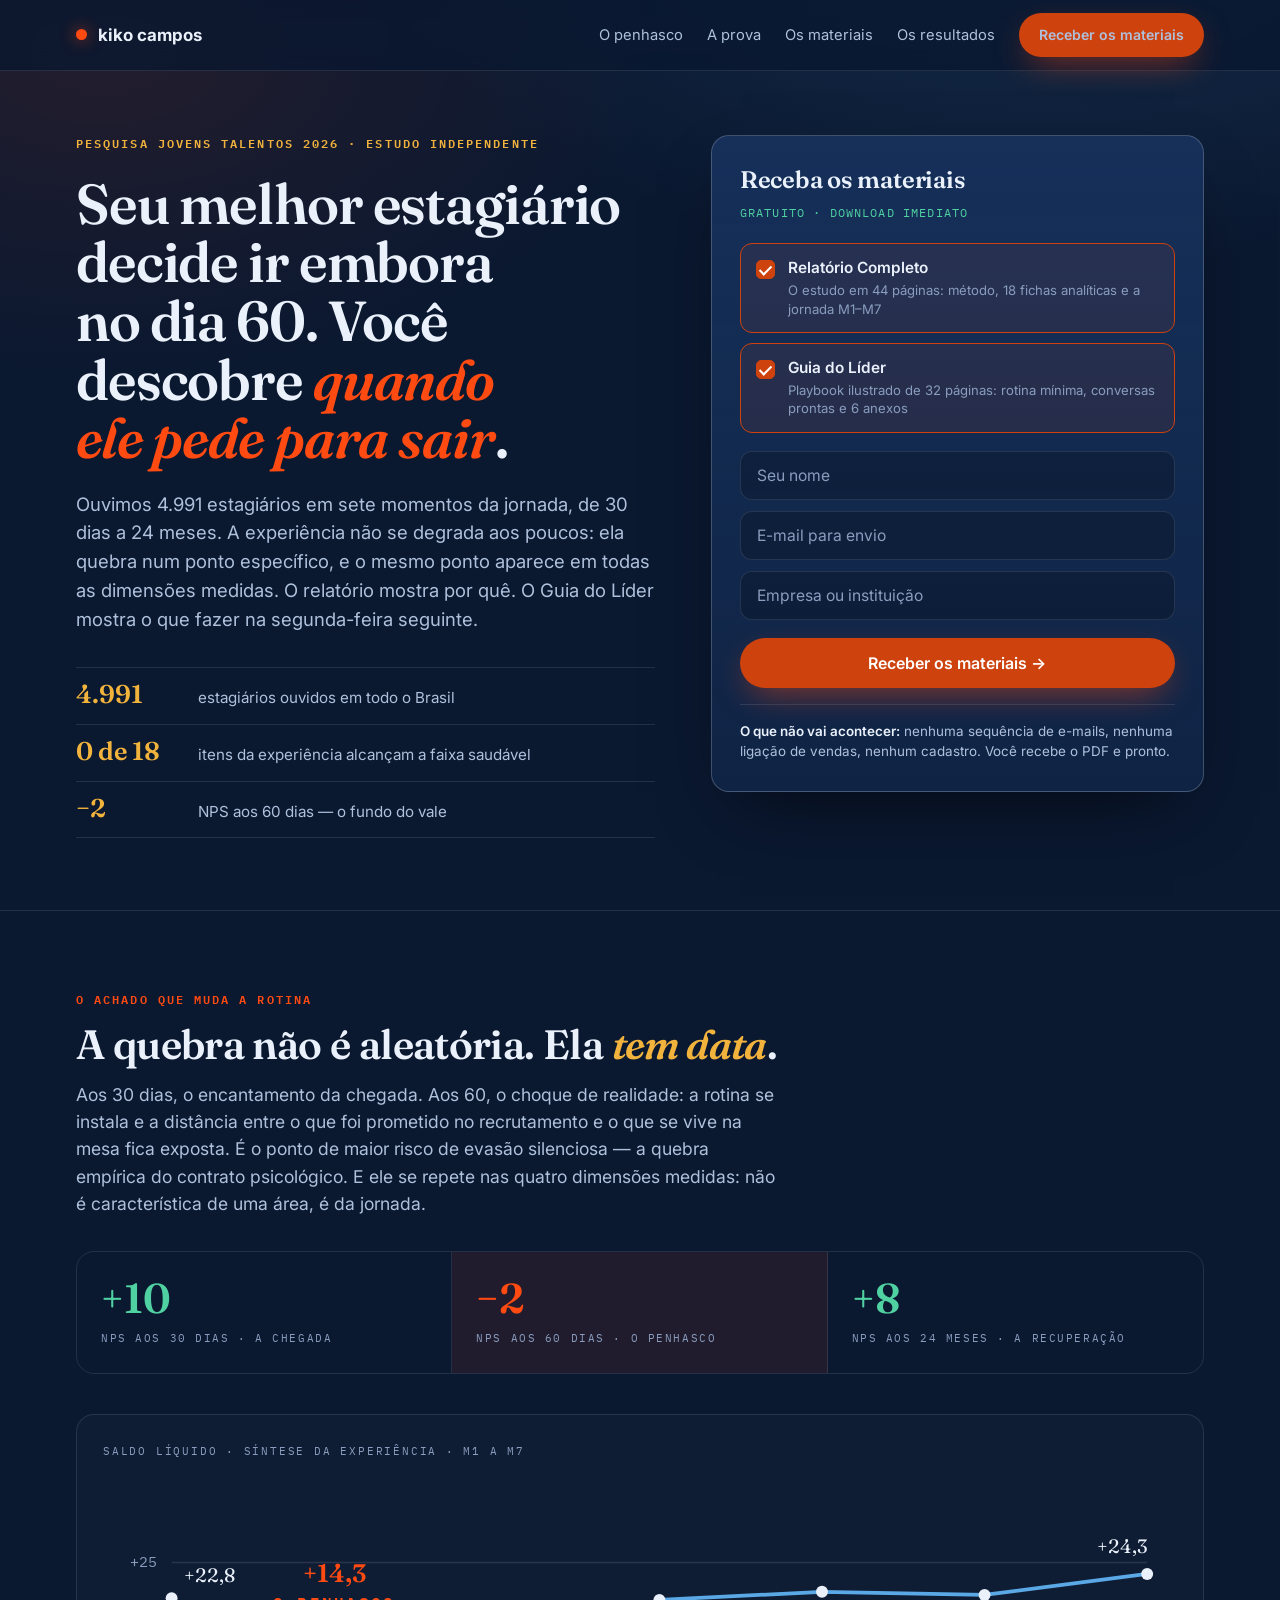
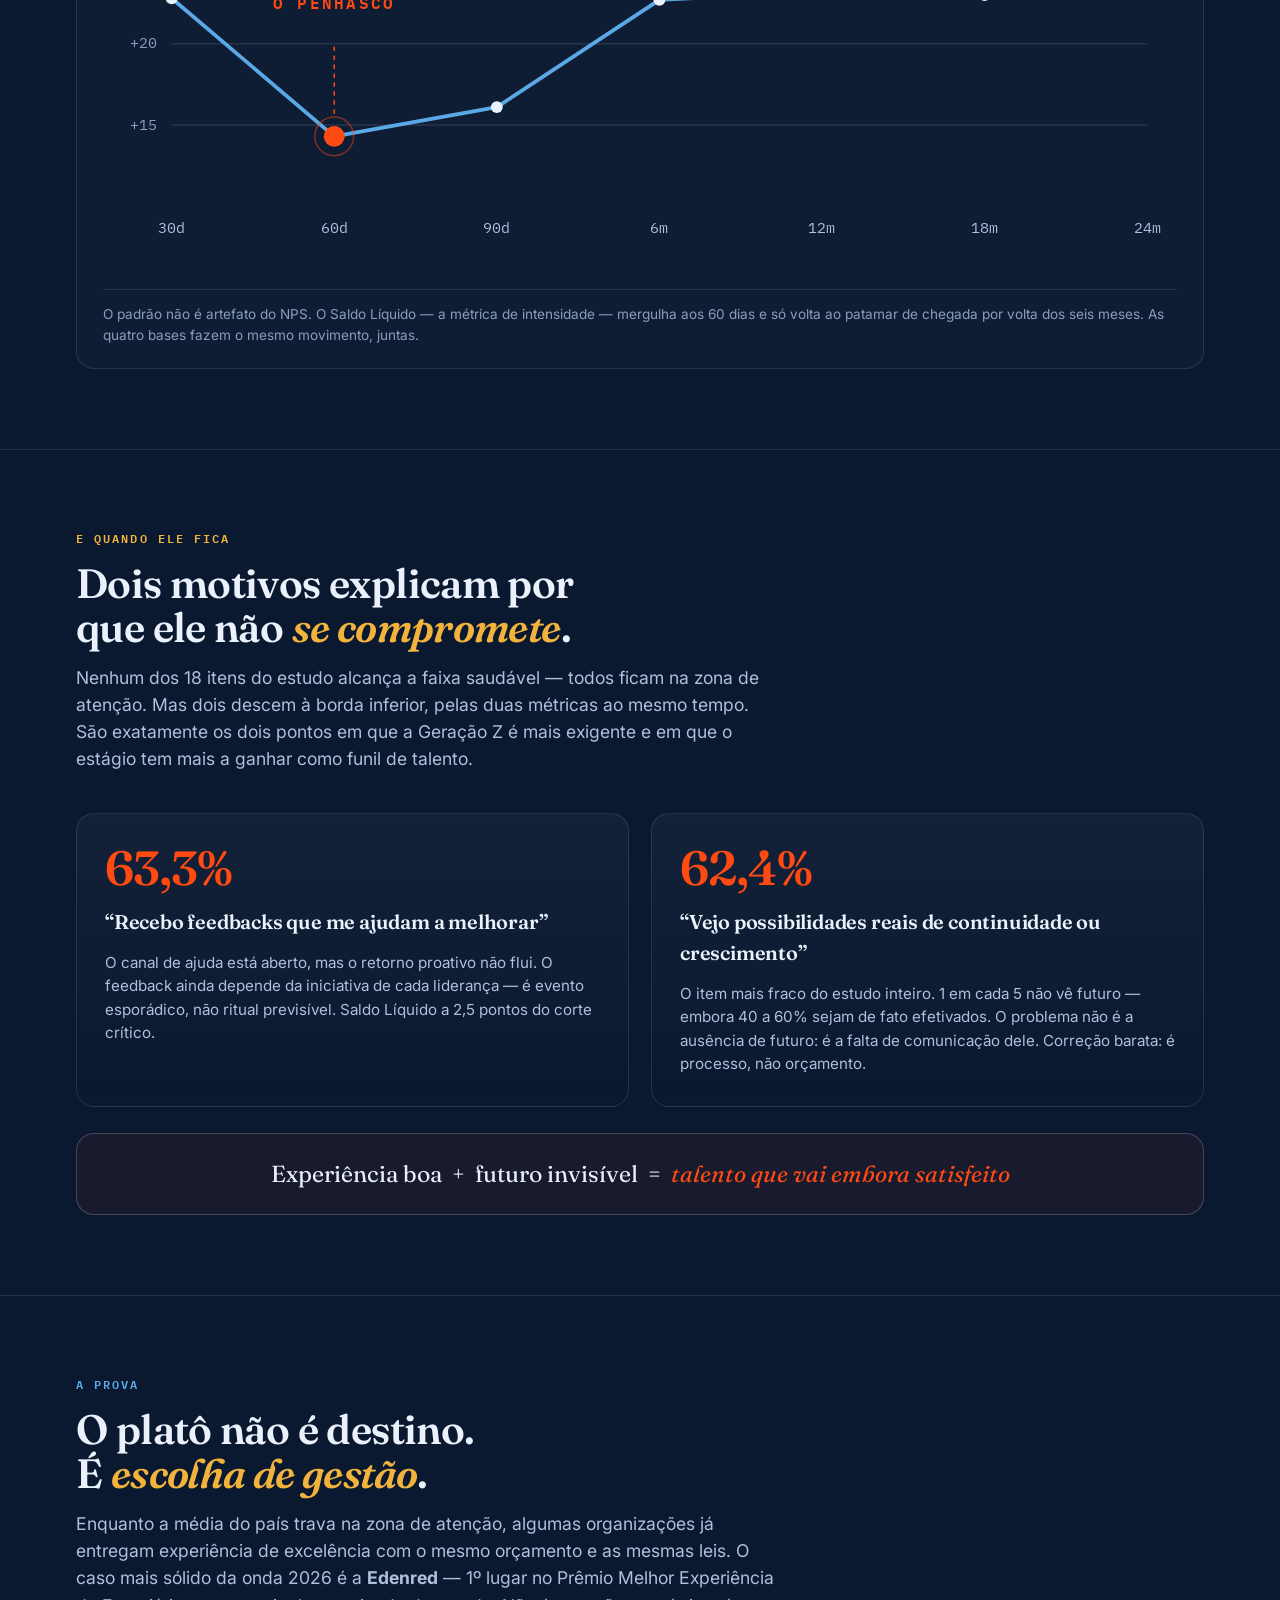
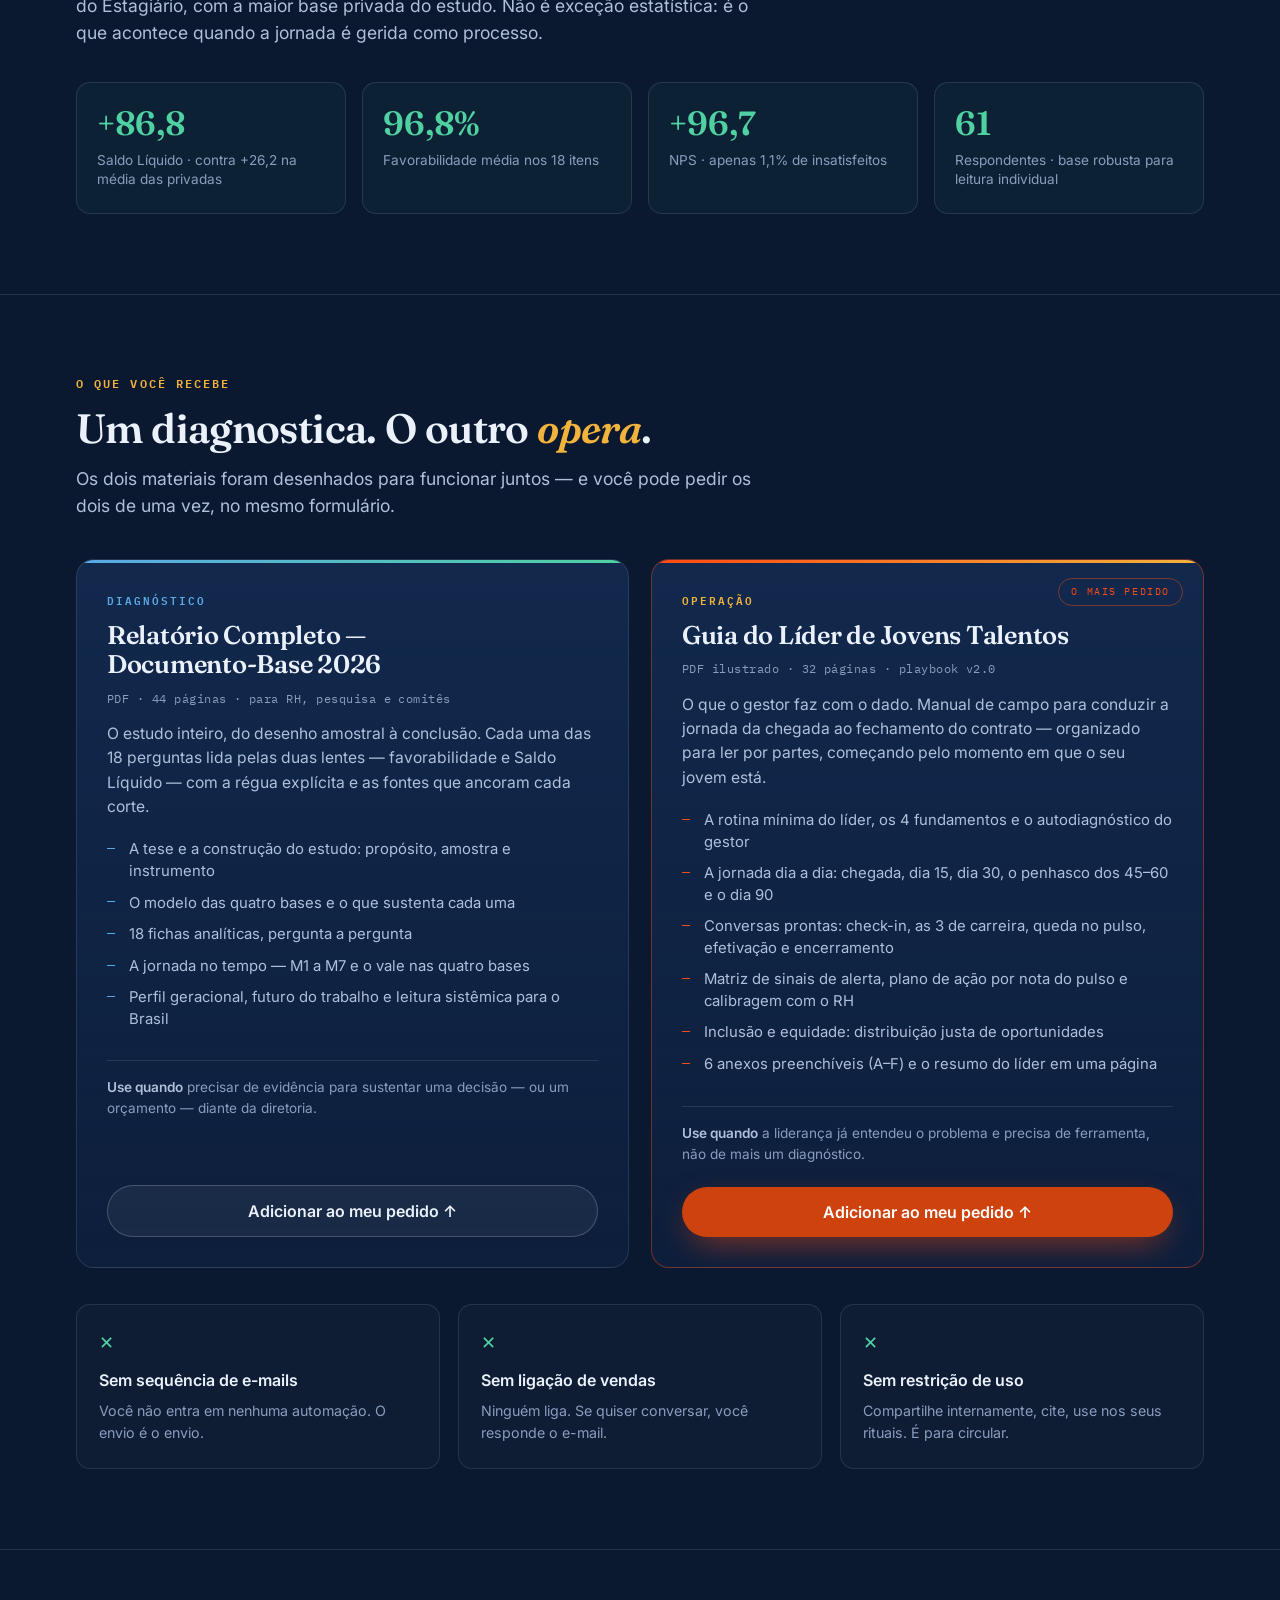
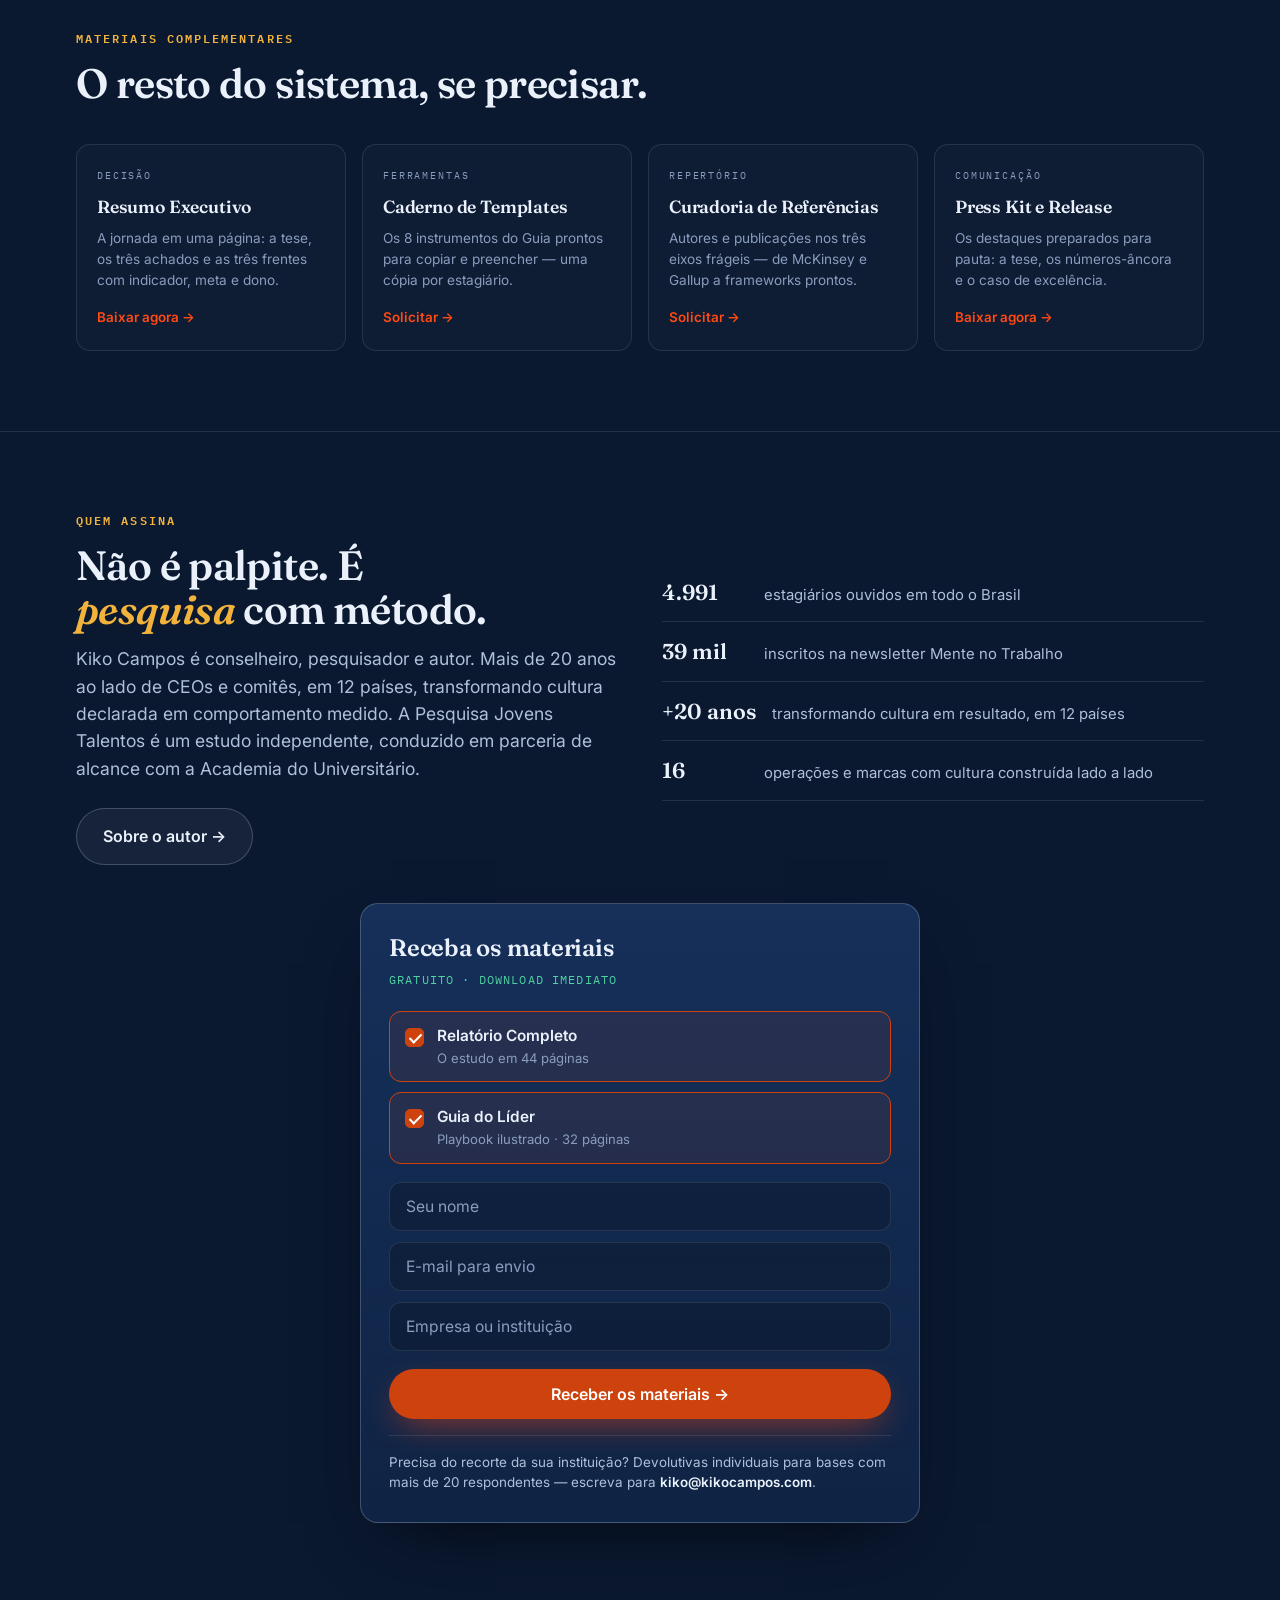
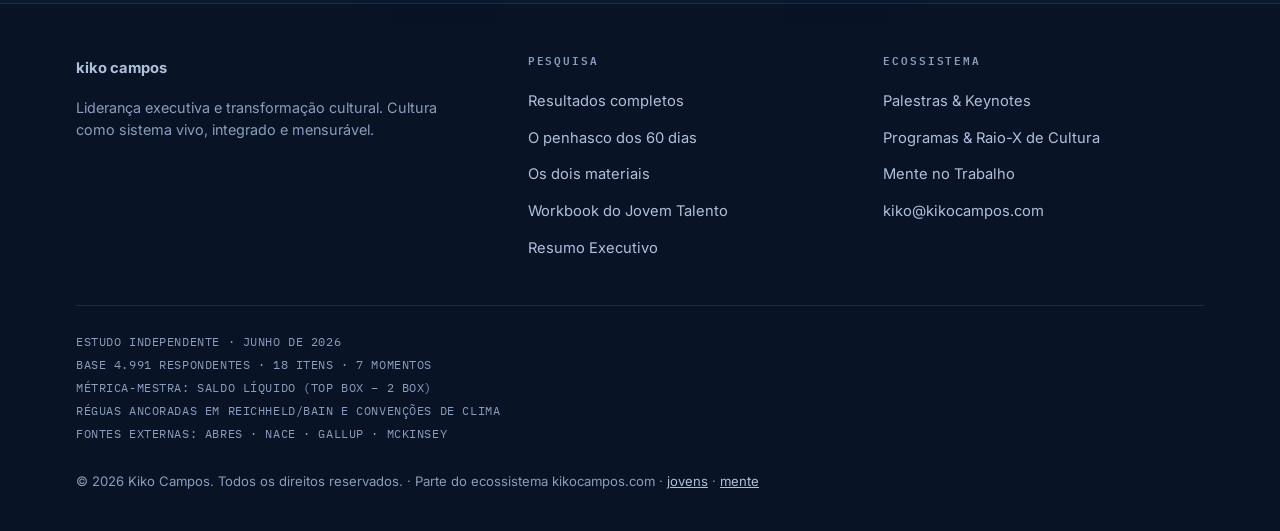
<file: materiais.html>
<!DOCTYPE html>
<html lang="pt-BR">
<head>
<meta charset="UTF-8">
<meta name="viewport" content="width=device-width, initial-scale=1.0">
<title>O penhasco dos 60 dias — Pesquisa Jovens Talentos 2026 | Kiko Campos</title>
<meta name="description" content="4.991 estagiários ouvidos encontraram o ponto exato onde a experiência do estágio quebra. Receba o relatório completo e o Guia do Líder — sem custo.">
<link rel="canonical" href="https://jovens.kikocampos.com/materiais.html">
<meta property="og:type" content="website">
<meta property="og:url" content="https://jovens.kikocampos.com/materiais.html">
<meta property="og:locale" content="pt_BR">
<meta property="og:site_name" content="Kiko Campos">
<meta property="og:title" content="Seu melhor estagiário decide ir embora no dia 60">
<meta property="og:description" content="A pesquisa que mediu 4.991 jornadas achou o ponto exato da quebra — e o que o líder faz na segunda-feira seguinte.">
<meta property="og:image" content="https://kikocampos.com/og-image-v2.jpg">
<meta name="twitter:card" content="summary_large_image">
<link rel="preconnect" href="https://fonts.googleapis.com">
<link rel="preconnect" href="https://fonts.gstatic.com" crossorigin>
<link href="https://fonts.googleapis.com/css2?family=Fraunces:ital,opsz,wght@0,9..144,400..700;1,9..144,400..700&family=IBM+Plex+Mono:wght@400;600&family=Inter:wght@400;500;600;700&display=swap" rel="stylesheet">
<style>
:root{
  --bg:#0A1830; --bg2:#0E2140; --panel:#12294d; --panel2:#16305a;
  --line:rgba(255,255,255,.10); --line2:rgba(255,255,255,.20);
  --ink:#EAF1FB; --ink-soft:#AFC0DB; --ink-mute:#8A9DBE;
  --orange:#FF4A12; --orange-cta:#CE420D; --amber:#F2B33D;
  --good:#4FD1A1; --blue:#5AA9E6;
  --display:"Fraunces",Georgia,serif;
  --body:"Inter",-apple-system,BlinkMacSystemFont,"Segoe UI",Roboto,sans-serif;
  --mono:"IBM Plex Mono",ui-monospace,monospace;
  --maxw:1180px; --radius:18px;
}
*{box-sizing:border-box}
html{scroll-behavior:smooth}
body{
  margin:0;font-family:var(--body);color:var(--ink);line-height:1.55;-webkit-font-smoothing:antialiased;
  background:
    radial-gradient(1150px 640px at 82% -12%, rgba(90,169,230,.15), transparent 60%),
    radial-gradient(900px 520px at 8% 6%, rgba(255,74,18,.10), transparent 62%),
    var(--bg);
  background-attachment:fixed;
}
::selection{background:var(--orange);color:#fff}
img{max-width:100%;display:block}
a{color:inherit}
.wrap{max-width:var(--maxw);margin:0 auto;padding:0 26px}
.eyebrow{font-family:var(--mono);font-size:.72rem;letter-spacing:.18em;text-transform:uppercase;color:var(--amber);font-weight:600;display:block}
.eyebrow.blue{color:var(--blue)}
.eyebrow.org{color:var(--orange)}
h1{font-family:var(--display);font-weight:600;font-size:clamp(2.2rem,4.4vw,3.7rem);line-height:1.04;letter-spacing:-.02em;margin:22px 0 0}
h2{font-family:var(--display);font-weight:600;font-size:clamp(1.85rem,3.2vw,2.75rem);line-height:1.07;letter-spacing:-.015em;margin:14px 0 0}
h3{font-family:var(--display);font-weight:600;font-size:1.45rem;line-height:1.15;letter-spacing:-.01em;margin:0}
h1 em,h2 em,h3 em{font-style:italic;color:var(--amber)}
h1 .hot{font-style:italic;color:var(--orange)}
p{margin:14px 0 0}
.sec{padding:80px 0;border-top:1px solid var(--line)}
section,header{scroll-margin-top:90px}
.sechead{max-width:44em}
.lede{color:var(--ink-soft);font-size:1.1rem}

/* NAV */
nav{position:sticky;top:0;z-index:40;backdrop-filter:blur(10px);background:rgba(10,24,48,.78);border-bottom:1px solid var(--line)}
.navin{max-width:var(--maxw);margin:0 auto;padding:0 26px;display:flex;align-items:center;justify-content:space-between;height:70px;gap:20px}
.brand{display:flex;align-items:center;gap:11px;font-weight:700;font-size:1.06rem;text-decoration:none;white-space:nowrap}
.brand .dot{width:11px;height:11px;border-radius:50%;background:var(--orange);box-shadow:0 0 16px rgba(255,74,18,.7);flex:none}
.navlinks{display:flex;align-items:center;gap:24px;font-size:.92rem;color:var(--ink-soft)}
.navlinks a{color:var(--ink-soft);text-decoration:none}
.navlinks a:hover{color:var(--ink)}
.navlinks .btn{font-size:.88rem;padding:11px 20px}

/* BUTTONS */
.btn{padding:15px 26px;border-radius:100px;font-weight:600;font-size:1rem;text-decoration:none;display:inline-flex;align-items:center;justify-content:center;gap:10px;cursor:pointer;border:none;font-family:var(--body);transition:transform .15s ease,background .15s ease}
.btn:hover{transform:translateY(-2px)}
.btn-p{background:var(--orange-cta);color:#fff;box-shadow:0 12px 34px -10px rgba(255,74,18,.6)}
.btn-p:hover{background:var(--orange)}
.btn-s{background:rgba(255,255,255,.05);color:var(--ink);border:1px solid var(--line2)}
.btn-s:hover{background:rgba(255,255,255,.1)}

/* HERO */
.hero{padding:64px 0 72px}
.herogrid{display:grid;grid-template-columns:1.08fr .92fr;gap:56px;align-items:start}
.hero .lede{font-size:1.16rem;max-width:34em;margin-top:22px}
.proof{display:flex;flex-direction:column;gap:0;margin-top:34px;border-top:1px solid var(--line)}
.proof div{display:flex;gap:18px;align-items:baseline;padding:14px 0;border-bottom:1px solid var(--line)}
.proof b{font-family:var(--display);font-size:1.6rem;font-weight:600;color:var(--amber);min-width:104px;line-height:1}
.proof span{font-size:.95rem;color:var(--ink-soft)}

/* FORM CARD */
.formcard{background:linear-gradient(180deg,var(--panel2),rgba(18,41,77,.72));border:1px solid var(--line2);border-radius:var(--radius);padding:30px 28px;position:sticky;top:94px;box-shadow:0 30px 70px -30px rgba(0,0,0,.7)}
.formcard.static{position:static;max-width:560px;margin:38px auto 0}
.formcard h3{font-size:1.5rem}
.formcard .sub{font-family:var(--mono);font-size:.72rem;letter-spacing:.1em;text-transform:uppercase;color:var(--good);margin-top:10px}
.picker{margin-top:22px;display:grid;gap:10px}
.opt{display:flex;gap:13px;align-items:flex-start;padding:14px 15px;border:1px solid var(--line);border-radius:12px;cursor:pointer;background:rgba(255,255,255,.025);transition:border-color .15s,background .15s}
.opt:hover{border-color:var(--line2);background:rgba(255,255,255,.05)}
.opt input{appearance:none;width:19px;height:19px;min-width:19px;border:1.5px solid var(--ink-mute);border-radius:5px;margin:2px 0 0;cursor:pointer;position:relative;transition:all .15s}
.opt input:checked{background:var(--orange-cta);border-color:var(--orange-cta)}
.opt input:checked::after{content:"";position:absolute;left:5.5px;top:2px;width:5px;height:10px;border:solid #fff;border-width:0 2px 2px 0;transform:rotate(45deg)}
.opt input:focus-visible{outline:2px solid var(--blue);outline-offset:2px}
.opt:has(input:checked){border-color:var(--orange-cta);background:rgba(255,74,18,.08)}
.opt .ot{display:block;font-weight:600;font-size:.96rem;line-height:1.3}
.opt .od{display:block;font-size:.82rem;color:var(--ink-mute);margin-top:3px;line-height:1.4}
.fields{display:grid;gap:11px;margin-top:18px}
.fields input[type=text],.fields input[type=email]{width:100%;padding:14px 16px;border-radius:12px;border:1px solid var(--line);background:rgba(0,0,0,.22);color:var(--ink);font-family:var(--body);font-size:.98rem}
.fields input::placeholder{color:var(--ink-mute)}
.fields input:focus{outline:none;border-color:var(--blue);background:rgba(0,0,0,.34)}
.formcard .btn{width:100%;margin-top:18px}
.reassure{margin-top:16px;padding-top:16px;border-top:1px solid var(--line);font-size:.84rem;color:var(--ink-soft);line-height:1.5}
.reassure b{color:var(--ink);font-weight:600}
.err{color:#FF7A5C;font-size:.85rem;margin-top:12px;display:none}
.err.on{display:block}
.done{display:none;text-align:center;padding:18px 0}
.done.on{display:block}
.done .tick{width:52px;height:52px;border-radius:50%;background:rgba(79,209,161,.15);border:1px solid var(--good);margin:0 auto 18px;display:flex;align-items:center;justify-content:center;color:var(--good);font-size:1.5rem}
.done h4{font-family:var(--display);font-size:1.4rem;font-weight:600;margin:0}
.done p{color:var(--ink-soft);font-size:.94rem}
.dl{display:grid;gap:10px;margin-top:22px;text-align:left}
.dl a{display:flex;align-items:center;justify-content:space-between;gap:14px;padding:15px 18px;border:1px solid var(--line2);border-radius:12px;text-decoration:none;background:rgba(255,255,255,.045);font-weight:600;font-size:.95rem;transition:background .15s,border-color .15s}
.dl a:hover{background:rgba(255,74,18,.12);border-color:var(--orange-cta)}
.dl a span{font-family:var(--mono);font-size:.68rem;color:var(--ink-mute);letter-spacing:.08em;font-weight:400;white-space:nowrap}
.dlnote{font-size:.84rem;color:var(--ink-mute);margin-top:20px;padding-top:16px;border-top:1px solid var(--line);text-align:left;line-height:1.5}
.dlnote b{color:var(--ink-soft)}
.sending{opacity:.6;pointer-events:none}

/* CHART */
.chartbox{border:1px solid var(--line);border-radius:var(--radius);padding:28px 26px 22px;background:rgba(255,255,255,.025);margin-top:40px}
.chartbox .ct{font-family:var(--mono);font-size:.7rem;letter-spacing:.16em;text-transform:uppercase;color:var(--ink-mute)}
.chartbox svg{width:100%;height:auto;margin-top:18px;overflow:visible}
.chartnote{font-size:.85rem;color:var(--ink-mute);margin-top:16px;padding-top:14px;border-top:1px solid var(--line)}

/* NPS RAIL */
.rail{display:grid;grid-template-columns:repeat(3,1fr);gap:0;margin-top:34px;border:1px solid var(--line);border-radius:var(--radius);overflow:hidden}
.rail>div{padding:26px 24px;border-right:1px solid var(--line)}
.rail>div:last-child{border-right:none}
.rail .v{font-family:var(--display);font-size:2.6rem;font-weight:600;line-height:1}
.rail .v.up{color:var(--good)}.rail .v.dn{color:var(--orange)}
.rail .k{font-family:var(--mono);font-size:.7rem;letter-spacing:.14em;text-transform:uppercase;color:var(--ink-mute);margin-top:10px}
.rail>div.hot{background:rgba(255,74,18,.09)}

/* GAPS */
.gaps{display:grid;grid-template-columns:1fr 1fr;gap:22px;margin-top:40px}
.gap{border:1px solid var(--line);border-radius:var(--radius);padding:30px 28px;background:linear-gradient(180deg,rgba(255,255,255,.045),transparent)}
.gap .n{font-family:var(--display);font-size:3rem;font-weight:600;line-height:1;color:var(--orange);letter-spacing:-.02em}
.gap h4{font-family:var(--display);font-size:1.25rem;font-weight:600;margin:14px 0 0;letter-spacing:-.01em}
.gap p{font-size:.95rem;color:var(--ink-soft)}
.equation{margin-top:26px;padding:24px 26px;border:1px solid var(--line2);border-radius:var(--radius);background:rgba(255,74,18,.06);font-family:var(--display);font-size:clamp(1.1rem,2vw,1.45rem);line-height:1.4;text-align:center}
.equation em{font-style:italic;color:var(--orange)}

/* PROOF / EDENRED */
.pgrid{display:grid;grid-template-columns:repeat(4,1fr);gap:16px;margin-top:36px}
.pstat{border:1px solid var(--line);border-radius:14px;padding:24px 20px;background:rgba(79,209,161,.05)}
.pstat .n{font-family:var(--display);font-size:2.1rem;font-weight:600;line-height:1;color:var(--good)}
.pstat .l{font-size:.85rem;color:var(--ink-mute);margin-top:10px;line-height:1.4}

/* MATERIALS */
.mats{display:grid;grid-template-columns:1fr 1fr;gap:22px;margin-top:40px}
.mat{background:linear-gradient(180deg,var(--panel),rgba(18,41,77,.4));border:1px solid var(--line);border-radius:var(--radius);padding:32px 30px 30px;display:flex;flex-direction:column;position:relative;overflow:hidden}
.mat::before{content:"";position:absolute;inset:0 0 auto 0;height:3px;background:linear-gradient(90deg,var(--blue),var(--good))}
.mat.lead{border-color:rgba(255,74,18,.4)}
.mat.lead::before{background:linear-gradient(90deg,var(--orange),var(--amber))}
.mat .flag{position:absolute;top:18px;right:20px;font-family:var(--mono);font-size:.62rem;letter-spacing:.16em;text-transform:uppercase;color:var(--orange);border:1px solid rgba(255,74,18,.45);border-radius:100px;padding:5px 12px}
.mat .tag{font-family:var(--mono);font-size:.68rem;letter-spacing:.18em;text-transform:uppercase;color:var(--blue);font-weight:600}
.mat.lead .tag{color:var(--amber)}
.mat h3{margin-top:12px;font-size:1.6rem;max-width:88%}
.mat .fmt{font-family:var(--mono);font-size:.74rem;color:var(--ink-mute);margin-top:10px;letter-spacing:.04em}
.mat p{color:var(--ink-soft);font-size:.98rem}
.mat ul{list-style:none;padding:0;margin:20px 0 0}
.mat li{position:relative;padding-left:22px;margin-bottom:10px;font-size:.93rem;color:var(--ink-soft);line-height:1.45}
.mat li::before{content:"";position:absolute;left:0;top:.6em;width:8px;height:1px;background:var(--blue)}
.mat.lead li::before{background:var(--orange)}
.mat .who{margin-top:20px;padding-top:16px;border-top:1px solid var(--line);font-size:.85rem;color:var(--ink-mute)}
.mat .who strong{color:var(--ink-soft);font-weight:600}
.mat .add{margin-top:auto;padding-top:22px}
.mat .add .btn{width:100%}

/* RISK REVERSAL */
.nope{display:grid;grid-template-columns:repeat(3,1fr);gap:18px;margin-top:36px}
.nope>div{border:1px solid var(--line);border-radius:14px;padding:24px 22px;background:rgba(255,255,255,.02)}
.nope .x{font-family:var(--mono);color:var(--good);font-size:1.1rem}
.nope h5{font-family:var(--body);font-size:1rem;font-weight:600;margin:12px 0 0}
.nope p{font-size:.89rem;color:var(--ink-mute);margin-top:7px}

/* EXTRAS */
.extras{display:grid;grid-template-columns:repeat(4,1fr);gap:16px;margin-top:38px}
.extra{border:1px solid var(--line);border-radius:14px;padding:22px 20px;background:rgba(255,255,255,.02);display:flex;flex-direction:column;text-decoration:none}
.extra:hover{border-color:var(--line2);background:rgba(255,255,255,.05)}
.extra .t{font-family:var(--mono);font-size:.65rem;letter-spacing:.18em;text-transform:uppercase;color:var(--ink-mute)}
.extra h5{font-family:var(--display);font-size:1.1rem;font-weight:600;margin:10px 0 0;letter-spacing:-.01em}
.extra p{font-size:.85rem;color:var(--ink-mute);margin-top:8px;flex:1}
.extra .go{font-size:.84rem;color:var(--orange);font-weight:600;margin-top:16px}

/* AUTHOR */
.author{display:grid;grid-template-columns:1fr 1fr;gap:44px;align-items:center}
.credlist{list-style:none;padding:0;margin:0;display:grid;gap:13px}
.credlist li{display:flex;gap:16px;align-items:baseline;font-size:.93rem;color:var(--ink-soft);border-bottom:1px solid var(--line);padding-bottom:12px}
.credlist b{font-family:var(--display);font-size:1.35rem;color:var(--ink);font-weight:600;min-width:86px}

/* FOOTER */
footer{border-top:1px solid var(--line);padding:48px 0 40px;background:rgba(0,0,0,.2)}
.footgrid{display:grid;grid-template-columns:1.3fr 1fr 1fr;gap:34px}
.footgrid a{color:var(--ink-soft);text-decoration:none;font-size:.92rem;display:block;padding:5px 0;margin-bottom:4px}
.footgrid a:hover{color:var(--ink)}
.footgrid h6{font-family:var(--mono);font-size:.68rem;letter-spacing:.18em;text-transform:uppercase;color:var(--ink-mute);margin:0 0 16px;font-weight:600}
.ficha{font-family:var(--mono);font-size:.72rem;line-height:2;color:var(--ink-mute);letter-spacing:.05em;text-transform:uppercase;margin-top:36px;padding-top:24px;border-top:1px solid var(--line)}
.copy{margin-top:26px;font-size:.82rem;color:var(--ink-mute)}

@media(max-width:960px){
  .herogrid,.gaps,.mats,.author,.footgrid{grid-template-columns:1fr}
  .formcard{position:static;margin-top:8px}
  .pgrid,.nope,.extras{grid-template-columns:1fr 1fr}
  .navlinks a:not(.btn){display:none}
  .sec{padding:58px 0}
  .hero{padding:44px 0 52px}
  .rail{grid-template-columns:1fr}
  .rail>div{border-right:none;border-bottom:1px solid var(--line)}
  .rail>div:last-child{border-bottom:none}
}
@media(max-width:560px){
  .pgrid,.nope,.extras{grid-template-columns:1fr}
  .proof b{min-width:88px;font-size:1.4rem}
}
@media(prefers-reduced-motion:reduce){*{transition:none!important}html{scroll-behavior:auto}}

  @media(max-width:600px){.chartbox svg text:not([font-size]){font-size:22px}}
  h1,h2,h3{text-wrap:balance}
</style>
</head>
<body>

<nav>
  <div class="navin">
    <a class="brand" href="https://kikocampos.com"><span class="dot"></span>kiko campos</a>
    <div class="navlinks">
      <a href="#penhasco">O penhasco</a>
      <a href="#prova">A prova</a>
      <a href="#materiais">Os materiais</a>
      <a href="https://jovens.kikocampos.com">Os resultados</a>
      <a class="btn btn-p" href="#pedido">Receber os materiais</a>
    </div>
  </div>
</nav>

<header class="hero" id="pedido">
  <div class="wrap">
    <div class="herogrid">
      <div>
        <span class="eyebrow">Pesquisa Jovens Talentos 2026 · Estudo independente</span>
        <h1>Seu melhor estagiário decide ir embora no dia 60. Você descobre <span class="hot">quando ele pede para sair</span>.</h1>
        <p class="lede">Ouvimos 4.991 estagiários em sete momentos da jornada, de 30 dias a 24 meses. A experiência não se degrada aos poucos: ela quebra num ponto específico, e o mesmo ponto aparece em todas as dimensões medidas. O relatório mostra por quê. O Guia do Líder mostra o que fazer na segunda-feira seguinte.</p>
        <div class="proof">
          <div><b>4.991</b><span>estagiários ouvidos em todo o Brasil</span></div>
          <div><b>0 de 18</b><span>itens da experiência alcançam a faixa saudável</span></div>
          <div><b>−2</b><span>NPS aos 60 dias — o fundo do vale</span></div>
        </div>
      </div>

      <div class="formcard" id="card-top">
        <h3>Receba os materiais</h3>
        <div class="sub">Gratuito · download imediato</div>
        <form class="jt-form" novalidate>
          <div class="picker">
            <label class="opt">
              <input type="checkbox" name="material" value="Documento-Base 2026" checked>
              <span><span class="ot">Relatório Completo</span><span class="od">O estudo em 44 páginas: método, 18 fichas analíticas e a jornada M1–M7</span></span>
            </label>
            <label class="opt">
              <input type="checkbox" name="material" value="Guia do Líder de Jovens Talentos" checked>
              <span><span class="ot">Guia do Líder</span><span class="od">Playbook ilustrado de 32 páginas: rotina mínima, conversas prontas e 6 anexos</span></span>
            </label>
          </div>
          <div class="fields">
            <input type="text" name="nome" placeholder="Seu nome" autocomplete="name" required>
            <input type="email" name="email" placeholder="E-mail para envio" autocomplete="email" required>
            <input type="text" name="empresa" placeholder="Empresa ou instituição" autocomplete="organization" required>
          </div>
          <button type="submit" class="btn btn-p">Receber os materiais →</button>
          <div class="err" role="alert"></div>
          <div class="reassure"><b>O que não vai acontecer:</b> nenhuma sequência de e-mails, nenhuma ligação de vendas, nenhum cadastro. Você recebe o PDF e pronto.</div>
        </form>
        <div class="done" role="status">
          <div class="tick">✓</div>
          <h4>Prontos. Pode baixar agora.</h4>
          <p>São seus — compartilhe internamente à vontade.</p>
          <div class="dl"></div>
          <p class="dlnote">Quer o recorte da <b>sua instituição</b>? Fazemos devolutivas individuais para bases com mais de 20 respondentes. Escreva para <b>kiko@kikocampos.com</b> — respondo pessoalmente.</p>
        </div>
      </div>
    </div>
  </div>
</header>

<section class="sec" id="penhasco">
  <div class="wrap">
    <div class="sechead">
      <span class="eyebrow org">O achado que muda a rotina</span>
      <h2>A quebra não é aleatória. Ela <em>tem data</em>.</h2>
      <p class="lede">Aos 30 dias, o encantamento da chegada. Aos 60, o choque de realidade: a rotina se instala e a distância entre o que foi prometido no recrutamento e o que se vive na mesa fica exposta. É o ponto de maior risco de evasão silenciosa — a quebra empírica do contrato psicológico. E ele se repete nas quatro dimensões medidas: não é característica de uma área, é da jornada.</p>
    </div>

    <div class="rail">
      <div><div class="v up">+10</div><div class="k">NPS aos 30 dias · a chegada</div></div>
      <div class="hot"><div class="v dn">−2</div><div class="k">NPS aos 60 dias · o penhasco</div></div>
      <div><div class="v up">+8</div><div class="k">NPS aos 24 meses · a recuperação</div></div>
    </div>

    <div class="chartbox">
      <div class="ct">Saldo Líquido · Síntese da experiência · M1 a M7</div>
      <svg viewBox="0 0 720 260" role="img" aria-label="Curva do Saldo Líquido da síntese da experiência ao longo dos sete momentos da jornada: 22,8 aos 30 dias, queda para 14,3 aos 60 dias, e recuperação progressiva até 24,3 aos 24 meses.">
        <g stroke="rgba(255,255,255,.10)" stroke-width="1">
          <line x1="46" y1="56.7" x2="700" y2="56.7"/>
          <line x1="46" y1="111.1" x2="700" y2="111.1"/>
          <line x1="46" y1="165.6" x2="700" y2="165.6"/>
        </g>
        <g fill="#8A9DBE" font-family="IBM Plex Mono, monospace" font-size="10" text-anchor="end">
          <text x="36" y="60">+25</text>
          <text x="36" y="114">+20</text>
          <text x="36" y="169">+15</text>
        </g>
        <path d="M46,80.6 L155,173.2 L264,153.6 L373,81.7 L482,76.3 L591,78.4 L700,64.3"
              fill="none" stroke="#5AA9E6" stroke-width="2.5" stroke-linejoin="round" stroke-linecap="round"/>
        <line x1="155" y1="158" x2="155" y2="112" stroke="#FF4A12" stroke-width="1" stroke-dasharray="3 3"/>
        <circle cx="155" cy="173.2" r="7" fill="#FF4A12"/>
        <circle cx="155" cy="173.2" r="13" fill="none" stroke="#FF4A12" stroke-width="1" opacity=".45"/>
        <g fill="#EAF1FB">
          <circle cx="46" cy="80.6" r="4"/><circle cx="264" cy="153.6" r="4"/><circle cx="373" cy="81.7" r="4"/>
          <circle cx="482" cy="76.3" r="4"/><circle cx="591" cy="78.4" r="4"/><circle cx="700" cy="64.3" r="4"/>
        </g>
        <g font-family="IBM Plex Mono, monospace" font-size="10" fill="#AFC0DB" text-anchor="middle">
          <text x="46" y="238">30d</text><text x="155" y="238">60d</text><text x="264" y="238">90d</text>
          <text x="373" y="238">6m</text><text x="482" y="238">12m</text><text x="591" y="238">18m</text><text x="700" y="238">24m</text>
        </g>
        <text x="155" y="88" font-family="IBM Plex Mono, monospace" font-size="10.5" fill="#FF4A12" text-anchor="middle" font-weight="600" letter-spacing="1.5">O PENHASCO</text>
        <text x="155" y="70" font-family="Fraunces, Georgia, serif" font-size="17" fill="#FF4A12" text-anchor="middle" font-weight="600">+14,3</text>
        <text x="54" y="70" font-family="Fraunces, Georgia, serif" font-size="13" fill="#EAF1FB" text-anchor="start">+22,8</text>
        <text x="700" y="50" font-family="Fraunces, Georgia, serif" font-size="13" fill="#EAF1FB" text-anchor="end">+24,3</text>
      </svg>
      <div class="chartnote">O padrão não é artefato do NPS. O Saldo Líquido — a métrica de intensidade — mergulha aos 60 dias e só volta ao patamar de chegada por volta dos seis meses. As quatro bases fazem o mesmo movimento, juntas.</div>
    </div>
  </div>
</section>

<section class="sec">
  <div class="wrap">
    <div class="sechead">
      <span class="eyebrow">E quando ele fica</span>
      <h2>Dois motivos explicam por que ele não <em>se compromete</em>.</h2>
      <p class="lede">Nenhum dos 18 itens do estudo alcança a faixa saudável — todos ficam na zona de atenção. Mas dois descem à borda inferior, pelas duas métricas ao mesmo tempo. São exatamente os dois pontos em que a Geração Z é mais exigente e em que o estágio tem mais a ganhar como funil de talento.</p>
    </div>

    <div class="gaps">
      <div class="gap">
        <div class="n">63,3%</div>
        <h4>“Recebo feedbacks que me ajudam a melhorar”</h4>
        <p>O canal de ajuda está aberto, mas o retorno proativo não flui. O feedback ainda depende da iniciativa de cada liderança — é evento esporádico, não ritual previsível. Saldo Líquido a 2,5 pontos do corte crítico.</p>
      </div>
      <div class="gap">
        <div class="n">62,4%</div>
        <h4>“Vejo possibilidades reais de continuidade ou crescimento”</h4>
        <p>O item mais fraco do estudo inteiro. 1 em cada 5 não vê futuro — embora 40 a 60% sejam de fato efetivados. O problema não é a ausência de futuro: é a falta de comunicação dele. Correção barata: é processo, não orçamento.</p>
      </div>
    </div>

    <div class="equation">Experiência boa &nbsp;+&nbsp; futuro invisível &nbsp;=&nbsp; <em>talento que vai embora satisfeito</em></div>
  </div>
</section>

<section class="sec" id="prova">
  <div class="wrap">
    <div class="sechead">
      <span class="eyebrow blue">A prova</span>
      <h2>O platô não é destino. É <em>escolha de gestão</em>.</h2>
      <p class="lede">Enquanto a média do país trava na zona de atenção, algumas organizações já entregam experiência de excelência com o mesmo orçamento e as mesmas leis. O caso mais sólido da onda 2026 é a <strong>Edenred</strong> — 1º lugar no Prêmio Melhor Experiência do Estagiário, com a maior base privada do estudo. Não é exceção estatística: é o que acontece quando a jornada é gerida como processo.</p>
    </div>
    <div class="pgrid">
      <div class="pstat"><div class="n">+86,8</div><div class="l">Saldo Líquido · contra +26,2 na média das privadas</div></div>
      <div class="pstat"><div class="n">96,8%</div><div class="l">Favorabilidade média nos 18 itens</div></div>
      <div class="pstat"><div class="n">+96,7</div><div class="l">NPS · apenas 1,1% de insatisfeitos</div></div>
      <div class="pstat"><div class="n">61</div><div class="l">Respondentes · base robusta para leitura individual</div></div>
    </div>
  </div>
</section>

<section class="sec" id="materiais">
  <div class="wrap">
    <div class="sechead">
      <span class="eyebrow">O que você recebe</span>
      <h2>Um diagnostica. O outro <em>opera</em>.</h2>
      <p class="lede">Os dois materiais foram desenhados para funcionar juntos — e você pode pedir os dois de uma vez, no mesmo formulário.</p>
    </div>

    <div class="mats">
      <article class="mat">
        <span class="tag">Diagnóstico</span>
        <h3>Relatório Completo — Documento‑Base 2026</h3>
        <div class="fmt">PDF · 44 páginas · para RH, pesquisa e comitês</div>
        <p>O estudo inteiro, do desenho amostral à conclusão. Cada uma das 18 perguntas lida pelas duas lentes — favorabilidade e Saldo Líquido — com a régua explícita e as fontes que ancoram cada corte.</p>
        <ul>
          <li>A tese e a construção do estudo: propósito, amostra e instrumento</li>
          <li>O modelo das quatro bases e o que sustenta cada uma</li>
          <li>18 fichas analíticas, pergunta a pergunta</li>
          <li>A jornada no tempo — M1 a M7 e o vale nas quatro bases</li>
          <li>Perfil geracional, futuro do trabalho e leitura sistêmica para o Brasil</li>
        </ul>
        <div class="who"><strong>Use quando</strong> precisar de evidência para sustentar uma decisão — ou um orçamento — diante da diretoria.</div>
        <div class="add"><button class="btn btn-s" data-add="Documento-Base 2026">Adicionar ao meu pedido ↑</button></div>
      </article>

      <article class="mat lead">
        <span class="flag">O mais pedido</span>
        <span class="tag">Operação</span>
        <h3>Guia do Líder de Jovens Talentos</h3>
        <div class="fmt">PDF ilustrado · 32 páginas · playbook v2.0</div>
        <p>O que o gestor faz com o dado. Manual de campo para conduzir a jornada da chegada ao fechamento do contrato — organizado para ler por partes, começando pelo momento em que o seu jovem está.</p>
        <ul>
          <li>A rotina mínima do líder, os 4 fundamentos e o autodiagnóstico do gestor</li>
          <li>A jornada dia a dia: chegada, dia 15, dia 30, o penhasco dos 45–60 e o dia 90</li>
          <li>Conversas prontas: check-in, as 3 de carreira, queda no pulso, efetivação e encerramento</li>
          <li>Matriz de sinais de alerta, plano de ação por nota do pulso e calibragem com o RH</li>
          <li>Inclusão e equidade: distribuição justa de oportunidades</li>
          <li>6 anexos preenchíveis (A–F) e o resumo do líder em uma página</li>
        </ul>
        <div class="who"><strong>Use quando</strong> a liderança já entendeu o problema e precisa de ferramenta, não de mais um diagnóstico.</div>
        <div class="add"><button class="btn btn-p" data-add="Guia do Líder de Jovens Talentos">Adicionar ao meu pedido ↑</button></div>
      </article>
    </div>

    <div class="nope">
      <div><div class="x">✕</div><h5>Sem sequência de e-mails</h5><p>Você não entra em nenhuma automação. O envio é o envio.</p></div>
      <div><div class="x">✕</div><h5>Sem ligação de vendas</h5><p>Ninguém liga. Se quiser conversar, você responde o e-mail.</p></div>
      <div><div class="x">✕</div><h5>Sem restrição de uso</h5><p>Compartilhe internamente, cite, use nos seus rituais. É para circular.</p></div>
    </div>
  </div>
</section>

<section class="sec">
  <div class="wrap">
    <div class="sechead">
      <span class="eyebrow">Materiais complementares</span>
      <h2>O resto do sistema, se precisar.</h2>
    </div>
    <div class="extras">
      <a class="extra" href="https://jovens.kikocampos.com/solucoes/Resumo_Executivo_JT2026.pdf" target="_blank" rel="noopener">
        <span class="t">Decisão</span>
        <h5>Resumo Executivo</h5>
        <p>A jornada em uma página: a tese, os três achados e as três frentes com indicador, meta e dono.</p>
        <span class="go">Baixar agora →</span>
      </a>
      <a class="extra" href="https://docs.google.com/forms/d/e/1FAIpQLSfpSC-jEnh8XxHplyyTdsv8-D0grBUS-hpfKiO3R7kvJJO3zw/viewform?usp=pp_url&amp;entry.1387078464=Caderno%20de%20Templates%20Edit%C3%A1veis" target="_blank" rel="noopener">
        <span class="t">Ferramentas</span>
        <h5>Caderno de Templates</h5>
        <p>Os 8 instrumentos do Guia prontos para copiar e preencher — uma cópia por estagiário.</p>
        <span class="go">Solicitar →</span>
      </a>
      <a class="extra" href="https://docs.google.com/forms/d/e/1FAIpQLSfpSC-jEnh8XxHplyyTdsv8-D0grBUS-hpfKiO3R7kvJJO3zw/viewform?usp=pp_url&amp;entry.1387078464=Curadoria%20de%20Refer%C3%AAncias" target="_blank" rel="noopener">
        <span class="t">Repertório</span>
        <h5>Curadoria de Referências</h5>
        <p>Autores e publicações nos três eixos frágeis — de McKinsey e Gallup a frameworks prontos.</p>
        <span class="go">Solicitar →</span>
      </a>
      <a class="extra" href="https://jovens.kikocampos.com/solucoes/Press_Kit_JT2026.pdf" target="_blank" rel="noopener">
        <span class="t">Comunicação</span>
        <h5>Press Kit e Release</h5>
        <p>Os destaques preparados para pauta: a tese, os números-âncora e o caso de excelência.</p>
        <span class="go">Baixar agora →</span>
      </a>
    </div>
  </div>
</section>

<section class="sec">
  <div class="wrap">
    <div class="author">
      <div>
        <span class="eyebrow">Quem assina</span>
        <h2>Não é palpite. É <em>pesquisa</em> com método.</h2>
        <p class="lede">Kiko Campos é conselheiro, pesquisador e autor. Mais de 20 anos ao lado de CEOs e comitês, em 12 países, transformando cultura declarada em comportamento medido. A Pesquisa Jovens Talentos é um estudo independente, conduzido em parceria de alcance com a Academia do Universitário.</p>
        <p style="margin-top:26px"><a class="btn btn-s" href="https://kikocampos.com/sobre.html">Sobre o autor →</a></p>
      </div>
      <ul class="credlist">
        <li><b>4.991</b><span>estagiários ouvidos em todo o Brasil</span></li>
        <li><b>39 mil</b><span>inscritos na newsletter Mente no Trabalho</span></li>
        <li><b style="white-space:nowrap">+20&nbsp;anos</b><span>transformando cultura em resultado, em 12 países</span></li>
        <li><b>16</b><span>operações e marcas com cultura construída lado a lado</span></li>
      </ul>
    </div>

    <div class="formcard static" id="card-bottom">
      <h3>Receba os materiais</h3>
      <div class="sub">Gratuito · download imediato</div>
      <form class="jt-form" novalidate>
        <div class="picker">
          <label class="opt">
            <input type="checkbox" name="material" value="Documento-Base 2026" checked>
            <span><span class="ot">Relatório Completo</span><span class="od">O estudo em 44 páginas</span></span>
          </label>
          <label class="opt">
            <input type="checkbox" name="material" value="Guia do Líder de Jovens Talentos" checked>
            <span><span class="ot">Guia do Líder</span><span class="od">Playbook ilustrado · 32 páginas</span></span>
          </label>
        </div>
        <div class="fields">
          <input type="text" name="nome" placeholder="Seu nome" autocomplete="name" required>
          <input type="email" name="email" placeholder="E-mail para envio" autocomplete="email" required>
          <input type="text" name="empresa" placeholder="Empresa ou instituição" autocomplete="organization" required>
        </div>
        <button type="submit" class="btn btn-p">Receber os materiais →</button>
        <div class="err" role="alert"></div>
        <div class="reassure">Precisa do recorte da sua instituição? Devolutivas individuais para bases com mais de 20 respondentes — escreva para <b>kiko@kikocampos.com</b>.</div>
      </form>
      <div class="done" role="status">
        <div class="tick">✓</div>
        <h4>Prontos. Pode baixar agora.</h4>
        <p>São seus — compartilhe internamente à vontade.</p>
        <div class="dl"></div>
        <p class="dlnote">Quer o recorte da <b>sua instituição</b>? Fazemos devolutivas individuais para bases com mais de 20 respondentes. Escreva para <b>kiko@kikocampos.com</b> — respondo pessoalmente.</p>
      </div>
    </div>
  </div>
</section>

<footer>
  <div class="wrap">
    <div class="footgrid">
      <div>
        <a class="brand" href="https://kikocampos.com"><span class="dot"></span>kiko campos</a>
        <p style="color:var(--ink-mute);font-size:.9rem;max-width:26em;margin-top:12px">Liderança executiva e transformação cultural. Cultura como sistema vivo, integrado e mensurável.</p>
      </div>
      <div>
        <h6>Pesquisa</h6>
        <a href="https://jovens.kikocampos.com">Resultados completos</a>
        <a href="#penhasco">O penhasco dos 60 dias</a>
        <a href="#materiais">Os dois materiais</a>
        <a href="https://jovens.kikocampos.com/workbook.html">Workbook do Jovem Talento</a>
        <a href="https://jovens.kikocampos.com/solucoes/Resumo_Executivo_JT2026.pdf">Resumo Executivo</a>
      </div>
      <div>
        <h6>Ecossistema</h6>
        <a href="https://kikocampos.com/palestras.html">Palestras &amp; Keynotes</a>
        <a href="https://kikocampos.com/programas.html">Programas &amp; Raio-X de Cultura</a>
        <a href="https://mente.kikocampos.com">Mente no Trabalho</a>
        <a href="mailto:kiko@kikocampos.com">kiko@kikocampos.com</a>
      </div>
    </div>
    <div class="ficha">
      Estudo independente · Junho de 2026<br>
      Base 4.991 respondentes · 18 itens · 7 momentos<br>
      Métrica-mestra: Saldo Líquido (top box − 2 box)<br>
      Réguas ancoradas em Reichheld/Bain e convenções de clima<br>
      Fontes externas: ABRES · NACE · Gallup · McKinsey
    </div>
    <div class="copy">© 2026 Kiko Campos. Todos os direitos reservados. · Parte do ecossistema kikocampos.com · <a href="https://jovens.kikocampos.com" style="color:var(--ink-soft);display:inline">jovens</a> · <a href="https://mente.kikocampos.com" style="color:var(--ink-soft);display:inline">mente</a></div>
  </div>
</footer>

<script>
(function(){
  var ACTION = "https://docs.google.com/forms/d/e/1FAIpQLSfpSC-jEnh8XxHplyyTdsv8-D0grBUS-hpfKiO3R7kvJJO3zw/formResponse";
  var F = { material:"entry.1387078464", nome:"entry.2035035532", email:"entry.343637913", empresa:"entry.786733838" };

  // Entrega imediata: pasta não indexada, revelada só após o envio.
  var DLBASE = "/materiais/52c473dfb4/";
  var DL = {
    "Documento-Base 2026":              { n:"Relatório Completo", f:"Documento_Base_JT2026.pdf", s:"PDF · 44 pág · 1,7 MB" },
    "Guia do Líder de Jovens Talentos": { n:"Guia do Líder",      f:"Guia_do_Lider_JT2026.pdf",  s:"PDF · 32 pág · 1,8 MB" }
  };

  function fillDownloads(box, mats){
    box.innerHTML = "";
    mats.forEach(function(m){
      var d = DL[m]; if(!d) return;
      var a = document.createElement("a");
      a.href = DLBASE + d.f;
      a.setAttribute("download", d.f);   // mesma origem: baixa direto, sem sair da página
      var t = document.createElement("strong"); t.textContent = "↓  Baixar o " + d.n;
      var s = document.createElement("span");   s.textContent = d.s;
      a.appendChild(t); a.appendChild(s);
      box.appendChild(a);
    });
  }

  // Botões "Adicionar ao meu pedido" marcam a opção e levam ao formulário
  document.querySelectorAll("[data-add]").forEach(function(b){
    b.addEventListener("click", function(){
      var v = b.getAttribute("data-add");
      document.querySelectorAll('input[name="material"][value="'+v+'"]').forEach(function(i){ i.checked = true; });
      document.getElementById("pedido").scrollIntoView({behavior:"smooth"});
      var first = document.querySelector('#card-top input[name="nome"]');
      if(first){ setTimeout(function(){ first.focus({preventScroll:true}); }, 600); }
    });
  });

  document.querySelectorAll(".jt-form").forEach(function(form){
    var card  = form.closest(".formcard");
    var errEl = form.querySelector(".err");
    var doneEl= card.querySelector(".done");
    var btn   = form.querySelector("button[type=submit]");

    function fail(msg){ errEl.textContent = msg; errEl.classList.add("on"); }

    form.addEventListener("submit", function(e){
      e.preventDefault();
      errEl.classList.remove("on");

      var val = function(n){ var el = form.querySelector('[name="'+n+'"]'); return el ? el.value.trim() : ""; };
      var mats = Array.prototype.slice.call(form.querySelectorAll('input[name="material"]:checked')).map(function(i){return i.value;});
      var nome = val("nome"), email = val("email"), empresa = val("empresa");

      if(!mats.length)  return fail("Selecione ao menos um material.");
      if(!nome)         return fail("Preencha seu nome.");
      if(!/^[^\s@]+@[^\s@]+\.[^\s@]{2,}$/.test(email)) return fail("Confira o e-mail — precisamos dele para enviar o material.");
      if(!empresa)      return fail("Preencha a empresa ou instituição.");

      btn.textContent = "Enviando…";
      form.classList.add("sending");

      // O campo de material é escolha única no formulário: enviamos um registro por material.
      var posts = mats.map(function(m){
        var body = new URLSearchParams();
        body.append(F.material, m);
        body.append(F.nome, nome);
        body.append(F.email, email);
        body.append(F.empresa, empresa);
        return fetch(ACTION, { method:"POST", mode:"no-cors", body:body });
      });

      Promise.all(posts).then(function(){
        fillDownloads(doneEl.querySelector(".dl"), mats);
        form.style.display = "none";
        doneEl.classList.add("on");
        doneEl.scrollIntoView({behavior:"smooth", block:"center"});
        if(window.gtag){ gtag("event","generate_lead",{items:mats.join(" + ")}); }
      }).catch(function(){
        form.classList.remove("sending");
        btn.textContent = "Receber os materiais →";
        fail("Não consegui enviar agora. Escreva para kiko@kikocampos.com que eu mando na hora.");
      });
    });
  });
})();
</script>
</body>
</html>
</file>
